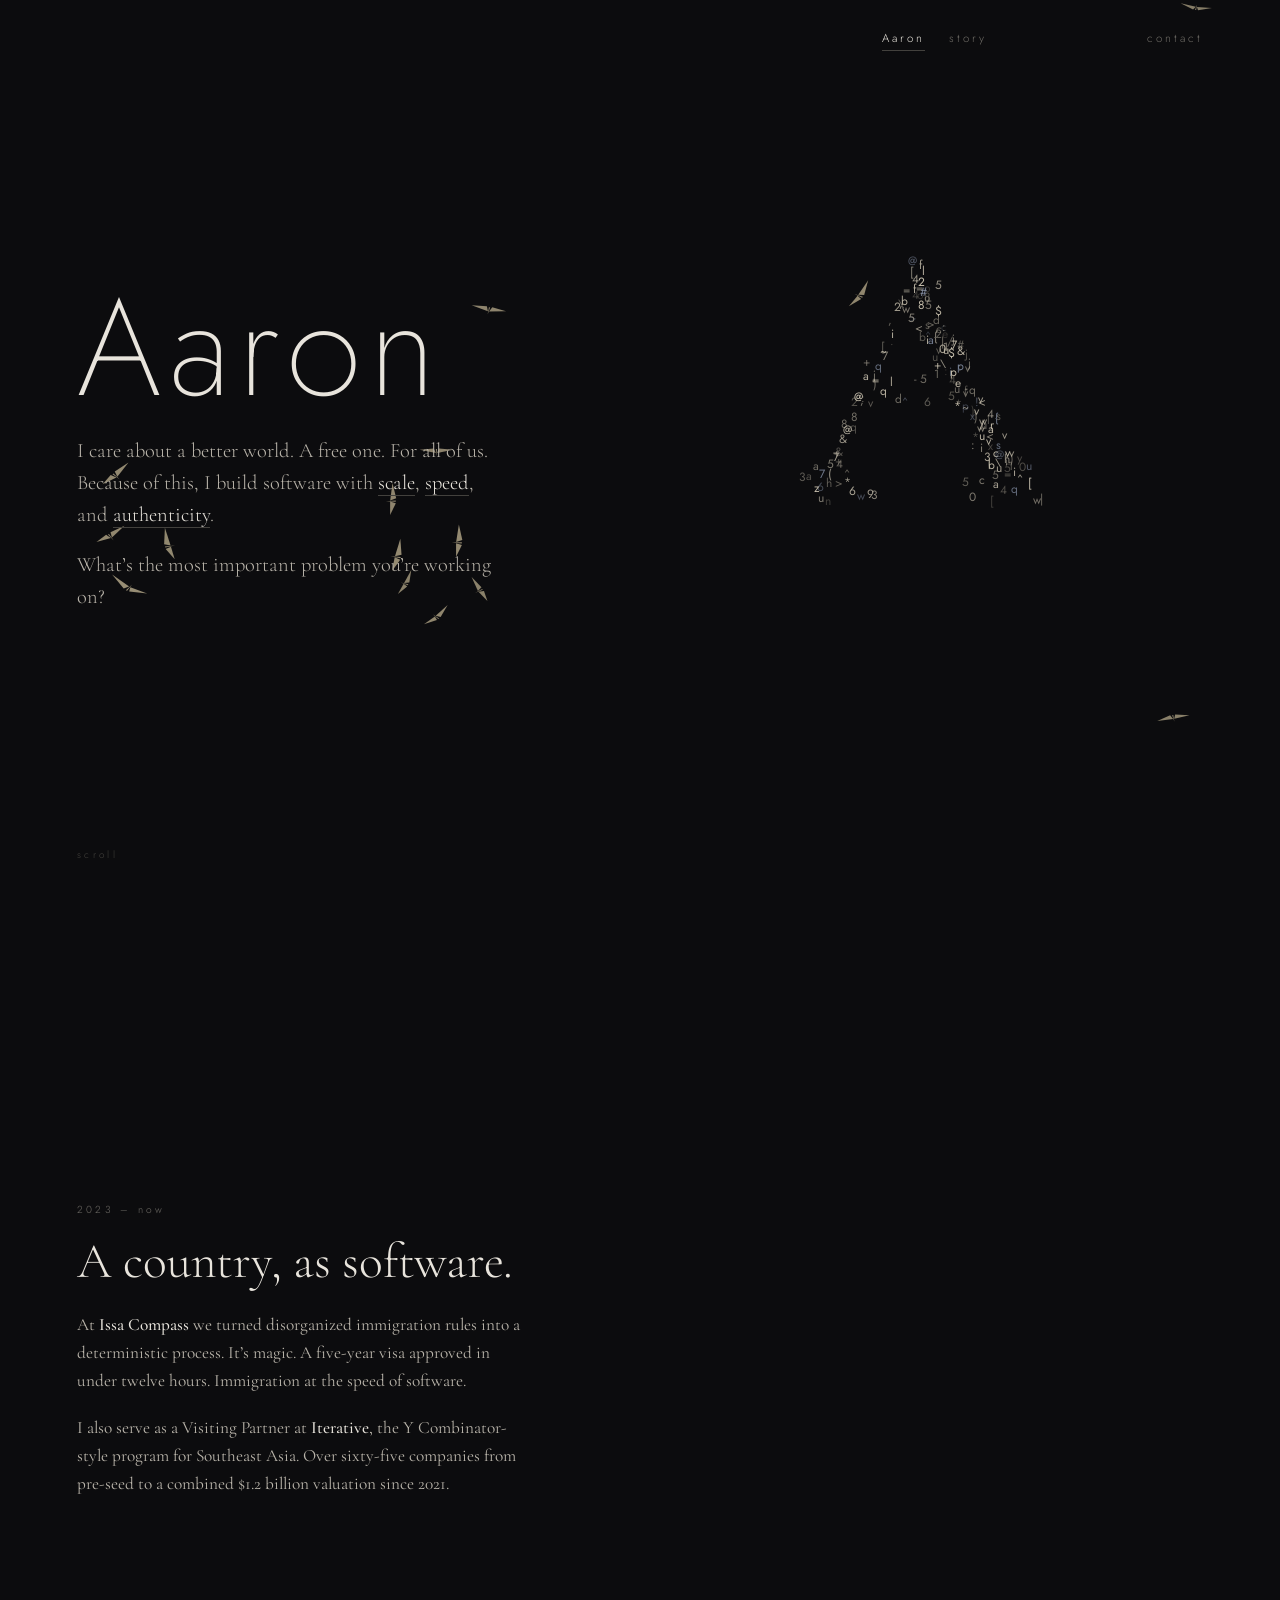
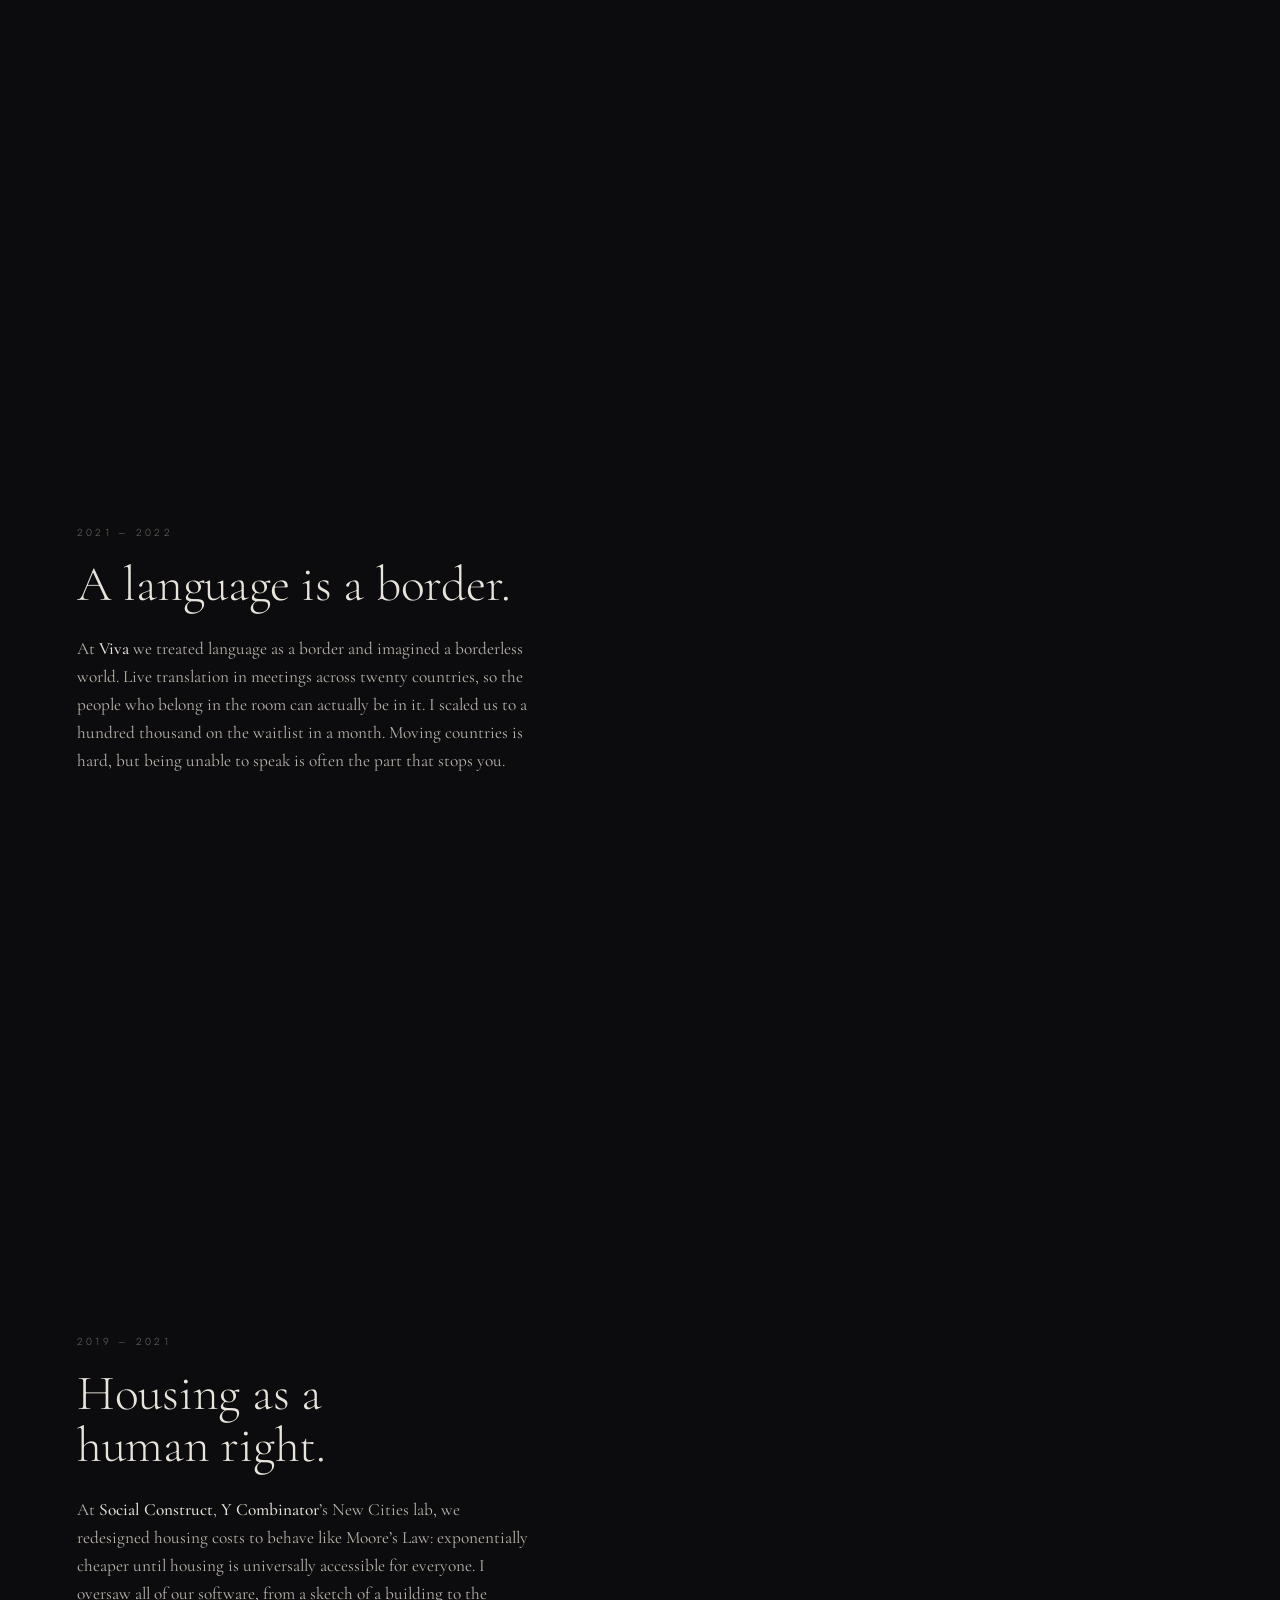
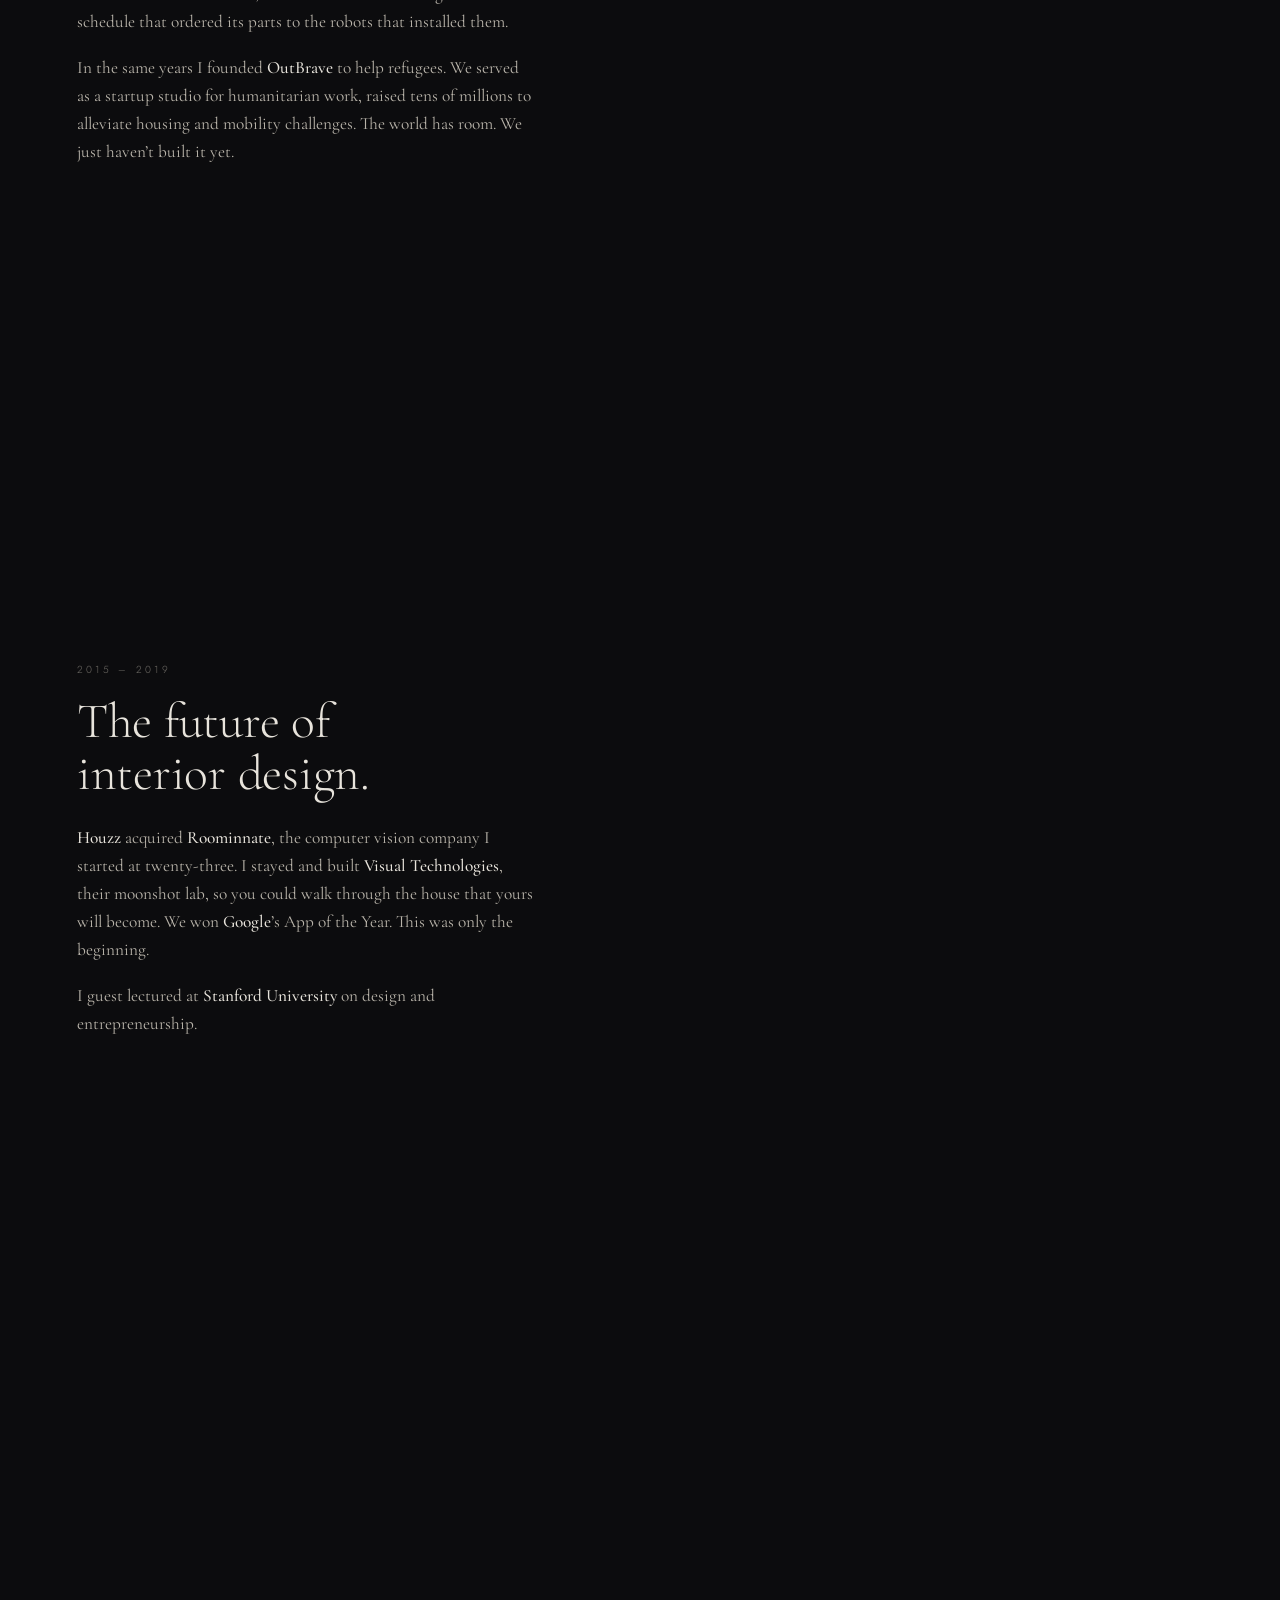
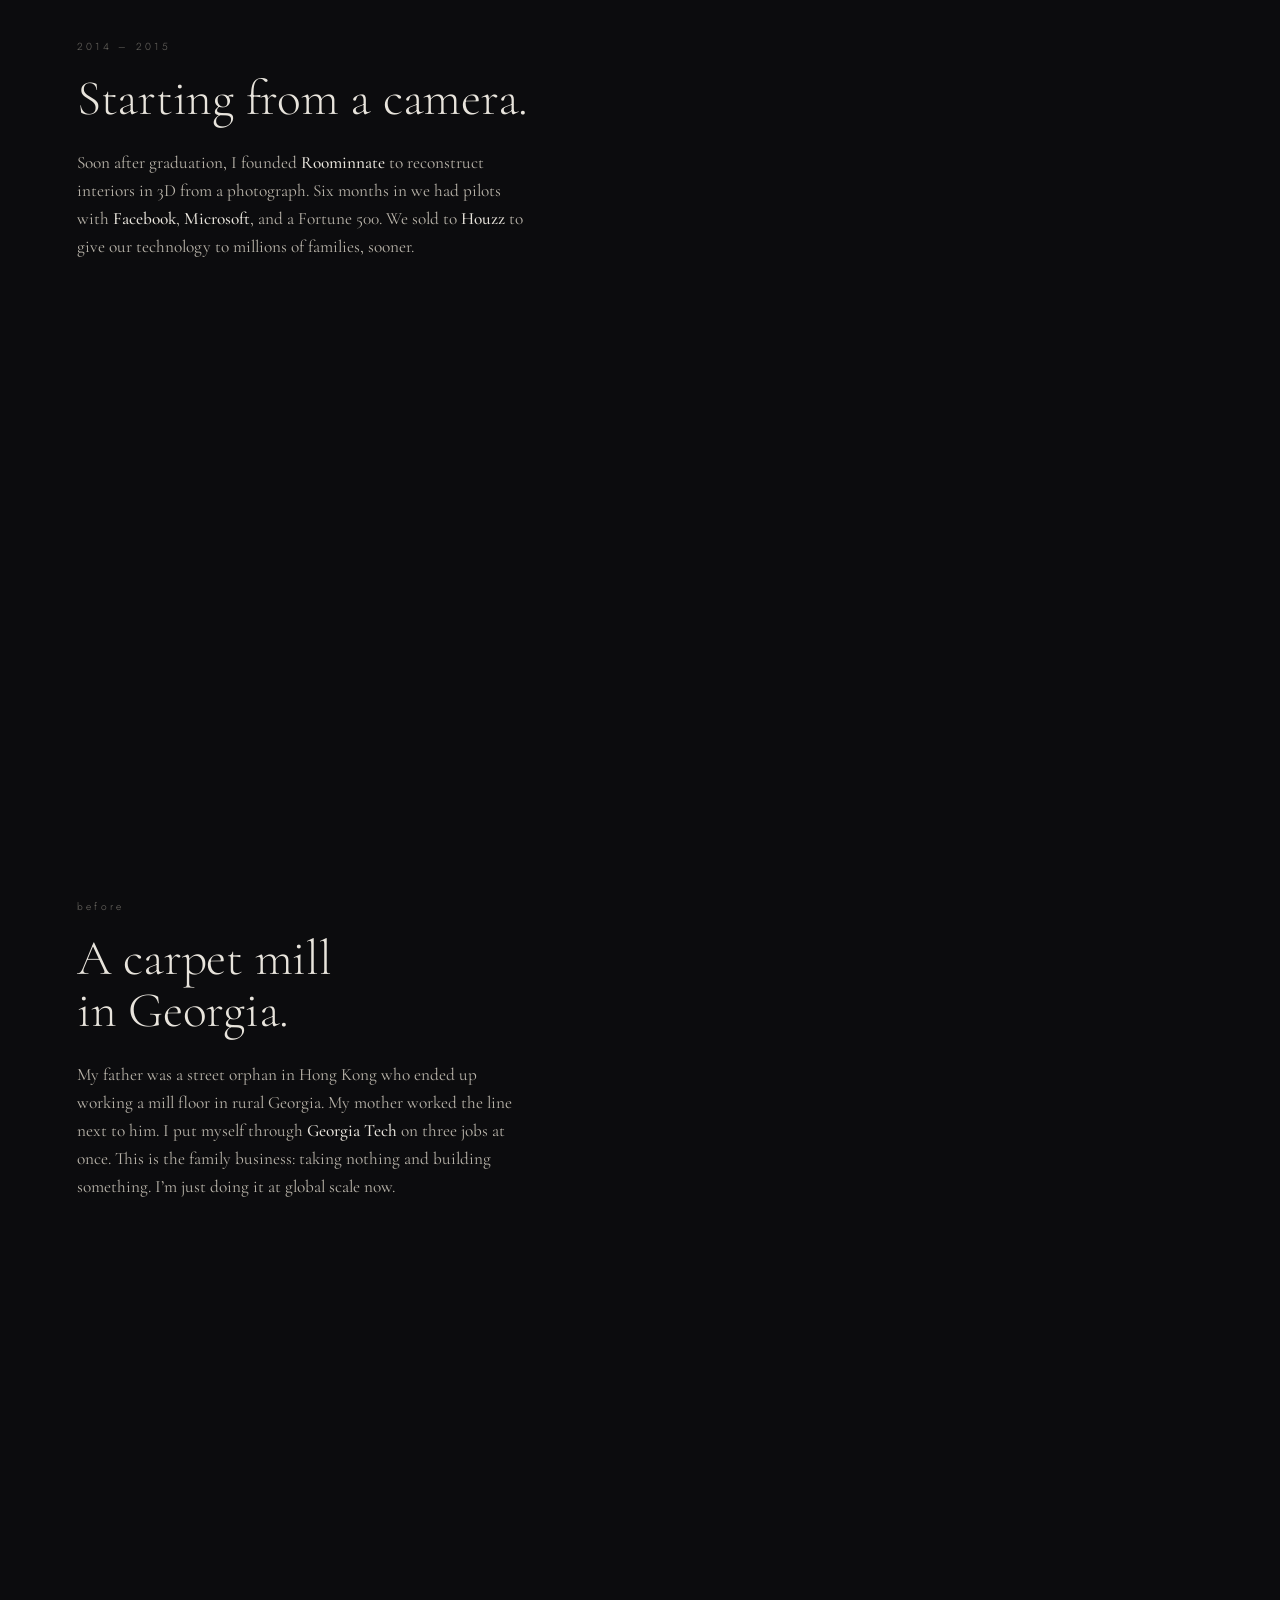
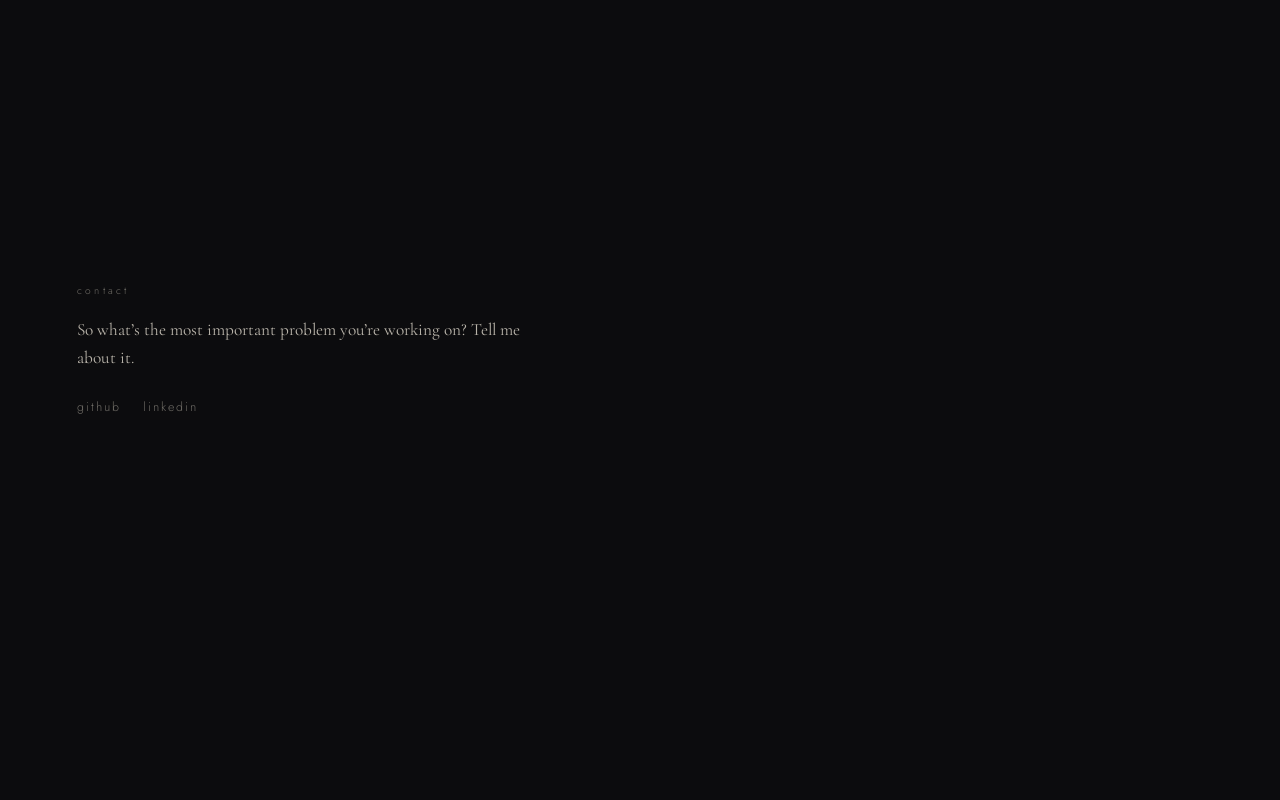
<file: index.html>
<!DOCTYPE html>
<html lang="en">
<head>
<meta charset="utf-8">
<meta name="viewport" content="width=device-width, initial-scale=1">
<title>Aaron</title>
<meta name="description" content="Aaron Yip. I care about a better world. A free one. For all of us.">
<meta name="theme-color" content="#0c0c0e">

<meta property="og:type" content="website">
<meta property="og:title" content="Aaron">
<meta property="og:description" content="Aaron Yip. I care about a better world. A free one. For all of us.">

<link rel="icon" href="data:image/svg+xml,%3Csvg xmlns='http://www.w3.org/2000/svg' viewBox='0 0 32 32'%3E%3Crect width='32' height='32' fill='%230c0c0e'/%3E%3Ctext x='16' y='23' font-family='Georgia,serif' font-size='20' fill='%23e8e4dc' text-anchor='middle'%3Ea%3C/text%3E%3C/svg%3E">

<link rel="preconnect" href="https://fonts.googleapis.com">
<link rel="preconnect" href="https://fonts.gstatic.com" crossorigin>
<link href="https://fonts.googleapis.com/css2?family=Cormorant+Garamond:ital,wght@0,300;0,400;0,500;1,300&family=Jost:wght@200;300;400&display=swap" rel="stylesheet">

<link rel="stylesheet" href="assets/css/main.css">
</head>
<body>

<!-- ambient layers ------------------------------------------------------- -->
<canvas id="scene" aria-hidden="true"></canvas>
<!-- EDIT ME: swap in a different photo here. A cut-out PNG is best, since its
     alpha channel tells the sampler exactly where you are (see tools/cutout.swift);
     a plain light or dark background also works. Clear it to fall back to the
     drawn stand-in. -->
<canvas id="portrait" data-src="assets/img/portrait.png" aria-hidden="true"></canvas>
<canvas id="flock" aria-hidden="true"></canvas>

<!-- header --------------------------------------------------------------- -->
<header class="masthead">
  <nav class="nav" aria-label="Sections">
    <a class="nav-word" href="#top" data-nav="top">Aaron</a>
    <a class="nav-word" href="#story" data-nav="story">story</a>
    <span class="rail" id="rail" aria-hidden="true"></span>
    <a class="nav-word" href="#contact" data-nav="contact">contact</a>
  </nav>
</header>

<main>

  <!-- hero --------------------------------------------------------------- -->
  <section class="hero" id="top" data-chapter="top">
    <div class="wrap">
      <h1 class="hero-name">Aaron</h1>
      <!-- The three <b class="cue"> words drive the flock. Keep three of them,
           and keep the data-cue values (gather / race / ring). -->
      <p class="hero-line reveal">
        I care about a better world. A free one. For all of us.
        Because of this, I build software with
        <b class="cue" data-cue="gather" tabindex="0" role="button" aria-label="scale: gathers the flock into a V">scale</b>,
        <b class="cue" data-cue="race" tabindex="0" role="button" aria-label="speed: sends the flock racing">speed</b>, and
        <b class="cue" data-cue="ring" tabindex="0" role="button" aria-label="authenticity: rings the flock around the letter">authenticity</b>.
      </p>
      <p class="hero-line reveal">
        What&rsquo;s the most important problem you&rsquo;re working on?
      </p>
    </div>
    <span class="scroll-hint" id="scrollHint">scroll</span>
  </section>

  <!-- story -------------------------------------------------------------- -->
  <div id="story"></div>

  <section class="chapter" data-chapter="c1">
    <div class="wrap">
      <p class="year reveal">2023 &ndash; now</p>
      <h2 class="reveal">A country, as software.</h2>
      <p class="body reveal">
        At <b>Issa Compass</b> we turned disorganized immigration
        rules into a deterministic process. It&rsquo;s magic. A five-year
        visa approved in under twelve hours. Immigration at the speed of
        software.
      </p>
      <p class="body reveal">
        I also serve as a Visiting Partner at <b>Iterative</b>, the
        Y Combinator-style program for Southeast Asia. Over sixty-five
        companies from pre-seed to a combined $1.2&nbsp;billion valuation
        since 2021.
      </p>
    </div>
  </section>

  <section class="chapter" data-chapter="c2">
    <div class="wrap">
      <p class="year reveal">2021 &ndash; 2022</p>
      <h2 class="reveal">A language is a border.</h2>
      <p class="body reveal">
        At <b>Viva</b> we treated language as a border and imagined a
        borderless world. Live translation in meetings across twenty
        countries, so the people who belong in the room can actually be in
        it. I scaled us to a hundred thousand on the waitlist in a month.
        Moving countries is hard, but being unable to speak is often the
        part that stops you.
      </p>
    </div>
  </section>

  <section class="chapter" data-chapter="c3">
    <div class="wrap">
      <p class="year reveal">2019 &ndash; 2021</p>
      <h2 class="reveal">Housing as a human right.</h2>
      <p class="body reveal">
        At <b>Social Construct</b>, <b>Y Combinator</b>&rsquo;s New Cities lab,
        we redesigned housing costs to behave like Moore&rsquo;s Law:
        exponentially cheaper until housing is universally accessible for
        everyone. I oversaw all of our software, from a sketch of a
        building to the schedule that ordered its parts to the robots that
        installed them.
      </p>
      <p class="body reveal">
        In the same years I founded <b>OutBrave</b> to help refugees. We
        served as a startup studio for humanitarian work, raised tens of
        millions to alleviate housing and mobility challenges. The world has
        room. We just haven&rsquo;t built it yet.
      </p>
    </div>
  </section>

  <section class="chapter" data-chapter="c4">
    <div class="wrap">
      <p class="year reveal">2015 &ndash; 2019</p>
      <h2 class="reveal">The future of interior design.</h2>
      <p class="body reveal">
        <b>Houzz</b> acquired <b>Roominnate</b>, the computer vision company I
        started at twenty-three. I stayed and built <b>Visual Technologies</b>,
        their moonshot lab, so you could walk through the house that yours
        will become. We won <b>Google</b>&rsquo;s App of the Year. This was
        only the beginning.
      </p>
      <p class="body reveal">
        I guest lectured at <b>Stanford University</b> on design and
        entrepreneurship.
      </p>
    </div>
  </section>

  <section class="chapter" data-chapter="c5">
    <div class="wrap">
      <p class="year reveal">2014 &ndash; 2015</p>
      <h2 class="reveal">Starting from a camera.</h2>
      <p class="body reveal">
        Soon after graduation, I founded <b>Roominnate</b> to reconstruct interiors
        in 3D from a photograph. Six months in we had pilots with
        <b>Facebook</b>, <b>Microsoft</b>, and a Fortune 500. We sold to
        <b>Houzz</b> to give our technology to
        millions of families, sooner.
      </p>
    </div>
  </section>

  <section class="chapter" data-chapter="c6">
    <div class="wrap">
      <p class="year reveal">before</p>
      <h2 class="reveal">A carpet mill in Georgia.</h2>
      <p class="body reveal">
        My father was a street orphan in Hong Kong who ended up working a mill
        floor in rural Georgia. My mother worked the line next to him. I put
        myself through <b>Georgia Tech</b> on three jobs at once. This is the
        family business: taking nothing and building something. I&rsquo;m just
        doing it at global scale now.
      </p>
    </div>
  </section>

  <!-- contact ------------------------------------------------------------ -->
  <section class="chapter contact" id="contact" data-chapter="contact">
    <div class="wrap">
      <p class="year reveal">contact</p>
      <p class="body reveal">
        So what&rsquo;s the most important problem you&rsquo;re working on? Tell me about it.
      </p>
      <p class="links reveal">
        <a href="https://github.com/aaronyy" rel="me">github</a>
        <a href="https://www.linkedin.com/in/aaron-builds/" rel="me">linkedin</a>
      </p>
    </div>
  </section>

</main>

<script src="assets/js/flock.js"></script>
<script src="assets/js/scenes.js"></script>
<script src="assets/js/scene.js"></script>
<script src="assets/js/portrait.js"></script>
<script src="assets/js/site.js"></script>
</body>
</html>
</file>
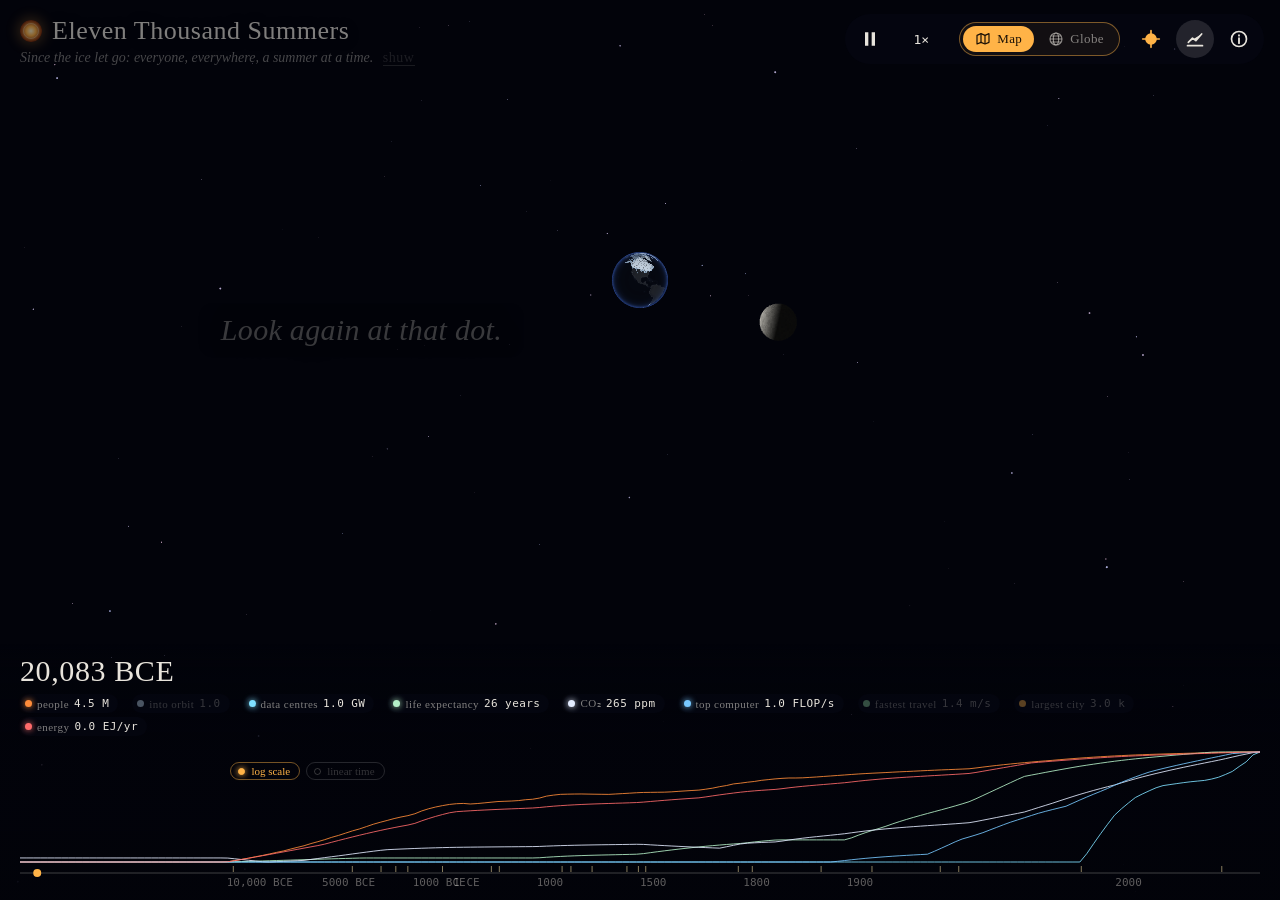
<file: summer/index.html>
<!doctype html>
<html lang="en">
<head>
  <meta charset="utf-8">
  <meta name="viewport" content="width=device-width, initial-scale=1, maximum-scale=1, user-scalable=no, viewport-fit=cover">
  <title>Eleven Thousand Summers</title>
  <meta name="description" content="Since the ice let go: everyone, everywhere, a summer at a time. Twelve thousand years of people, civilizations and their inventions on one map, with its turning points, and the great eruptions as punctuation.">
  <meta name="theme-color" content="#02030a">
  <link rel="icon" href="data:image/svg+xml,<svg viewBox='0 0 64 64' xmlns='http://www.w3.org/2000/svg'><defs><radialGradient id='g' cx='50%' cy='50%' r='50%'><stop offset='0' stop-color='%23fff1c8'/><stop offset='0.3' stop-color='%23ffb347'/><stop offset='0.65' stop-color='%238a3a10' stop-opacity='0.9'/><stop offset='1' stop-color='%2302030a' stop-opacity='0'/></radialGradient></defs><circle cx='32' cy='32' r='31' fill='%2302030a'/><circle cx='32' cy='32' r='27' fill='url(%23g)'/><circle cx='32' cy='32' r='20' fill='none' stroke='%23e8e4dc' stroke-opacity='0.35'/><circle cx='32' cy='32' r='3.5' fill='%23fff8e6'/></svg>">
  <script type="module" crossorigin src="./assets/index-Ck40dZ_4.js"></script>
  <link rel="stylesheet" crossorigin href="./assets/index-DTLx0OOO.css">
</head>
<body>
  <canvas id="globe" aria-label="Map of the world showing where people lived through history"></canvas>
  <div id="labels" aria-hidden="true"></div>
  <ul id="labels-sr" class="sr-only" aria-label="Civilizations shown on the globe"></ul>

  <header id="title">
    <h1><span class="mark" aria-hidden="true"></span>Eleven Thousand Summers</h1>
    <p>Since the ice let go: everyone, everywhere, a summer at a time. <a class="byline" href="https://shuw.github.io/" rel="me" data-tip="Made by Shu Wu">shuw</a></p>
  </header>

  <nav id="controls" aria-label="Playback">
    <button id="play" class="icon" aria-label="Play" data-tip="Play or pause · space">
      <svg viewBox="0 0 24 24" class="ic-play"><path d="M7 4l13 8-13 8z"/></svg>
      <svg viewBox="0 0 24 24" class="ic-pause"><path d="M6 4h4v16H6zM14 4h4v16h-4z"/></svg>
    </button>
    <button id="speed" class="pill" data-tip="Playback speed · - =">1×</button>
    <div id="mode" role="group" aria-label="Projection">
      <button data-mode="map" aria-pressed="false" data-tip="Flat map · m">
        <svg viewBox="0 0 24 24" fill="none" stroke="currentColor" stroke-width="1.8" stroke-linejoin="round"><path d="M3 6.5l6-2.5 6 2.5 6-2.5v13l-6 2.5-6-2.5-6 2.5z"/><path d="M9 4v13M15 6.5v13"/></svg>Map
      </button>
      <button data-mode="globe" class="on" aria-pressed="true" data-tip="Globe · g">
        <svg viewBox="0 0 24 24" fill="none" stroke="currentColor" stroke-width="1.8"><circle cx="12" cy="12" r="9"/><ellipse cx="12" cy="12" rx="4" ry="9"/><path d="M3 12h18M5 7.5h14M5 16.5h14"/></svg>Globe
      </button>
    </div>
    <button id="follow" class="icon" aria-label="Keep the map centred on where people live" aria-pressed="true" data-tip="Follow the centre of population · f">
      <svg viewBox="0 0 24 24" fill="none" stroke="currentColor" stroke-width="2" stroke-linecap="round"><circle cx="12" cy="12" r="6"/><path d="M12 2v4M12 18v4M2 12h4M18 12h4"/><circle cx="12" cy="12" r="1.5" fill="currentColor"/></svg>
    </button>
    <button id="metrics-toggle" class="icon" aria-label="Metrics" aria-pressed="false" data-tip="Show stats on the timeline · s">
      <svg viewBox="0 0 24 24" fill="none" stroke="currentColor" stroke-width="2" stroke-linecap="round" stroke-linejoin="round"><path d="M3 20h18M4 16l5-5 4 3 7-8"/></svg>
    </button>
    <button id="about-toggle" class="icon" aria-label="About" data-tip="About the data · i">
      <svg viewBox="0 0 24 24"><circle cx="12" cy="12" r="9" fill="none" stroke="currentColor" stroke-width="2"/><path d="M12 11v6M12 7.5v.5" stroke="currentColor" stroke-width="2.2" stroke-linecap="round"/></svg>
    </button>
  </nav>

  <div id="feed" aria-live="polite"></div>

  <footer id="timeline">
    <div id="readout">
      <span id="year">10,000 BCE</span><span id="paused" aria-live="polite">paused</span>
      <span id="pop"></span>
      <span id="space"></span>
      <span id="counts-wrap"><span id="counts"></span></span>
    </div>
    <div id="stats-legend" hidden><span class="stats-items"></span></div>
    <div id="strip">
      <canvas id="scrubber" aria-label="Timeline scrubber" role="slider"></canvas>
      <span class="stats-toggles">
        <button id="scale" class="pill toggle" aria-pressed="true" data-tip="Each line on its own log scale; off, its own linear one">log scale</button>
        <button id="axis" class="pill toggle" aria-pressed="false" data-tip="Plain linear time instead of the stretched story time">linear time</button>
      </span>
    </div>
  </footer>

  <div id="tooltip" class="tip" hidden>
    <div class="tip-name"></div>
    <div class="tip-where"></div>
    <div class="tip-when"></div>
    <a class="tip-link" target="_blank" rel="noopener">Smithsonian record ↗</a>
  </div>

  <div id="finale" class="finale" role="dialog" aria-live="polite" hidden>
    <button id="finale-close" class="icon" aria-label="Close">×</button>
    <div class="finale-year">Today</div>
    <div class="finale-people" id="finale-people"></div>
    <div class="finale-counts" id="finale-counts"></div>
    <p class="finale-quote">every human being who ever was, lived out their lives<small>Carl Sagan, Pale Blue Dot</small></p>
    <button id="replay" class="pill">Play it again</button>
  </div>

  <div id="hovercard" hidden><b></b><span></span><i></i></div>
  <div id="toast" hidden></div>
  <div id="tip" role="tooltip" hidden></div>
  <div id="loading">twelve thousand years, loading…</div>

  <aside id="about" hidden>
    <button id="about-close" class="icon" aria-label="Close">×</button>
    <h2>Eleven Thousand Summers</h2>
    <p>Twelve thousand years ago the ice let go, and people began to stay put. This is what happened next, on one map. The glow is where people were, from a few million foragers to eight billion; the colours are the civilizations they belonged to. Hover or tap anything for its story.</p>
    <ul class="key">
      <li><i class="dot ice"></i>ice, sheets and September sea ice</li>
      <li><i class="dot people"></i>people, coloured by civilization</li>
      <li><i class="dot city"></i>cities, from their first record</li>
      <li><i class="dot move"></i>people on the move</li>
      <li><i class="dot trade"></i>trade routes</li>
      <li><i class="dot tech"></i>inventions, cables, satellites, data centres</li>
      <li><i class="dot witnessed"></i>turning points: climate, plagues, empires, ideas, eruptions</li>
    </ul>
    <p>The cards are the turning points: droughts and plagues, empires rising and falling, voyages, revolutions, and the few eruptions that changed the weather. Every VEI&nbsp;6 eruption in the Smithsonian's record also bursts on the map, <b>sharp</b> where someone saw it happen, <b>smoky</b> where it was reconstructed from ash and ice. <code>?vei=4</code> shows the smaller ones.</p>
    <p>The timeline opens at the last glacial maximum, 21,000 BCE, with the ice at its fullest and no one yet on the map. Play through it and the view flies in from beyond the Moon and unfolds the globe into the map; the story begins at 10,000 BCE, where the population record does. The lines on the way in, and on the closing card, are Carl Sagan's, from <i>Pale Blue Dot</i> (1994).</p>
    <p>The civilizations, with their dates, extents and colours, are drawn by hand and approximate. This is a way of seeing the record, not a substitute for it.</p>
    <h3>Data</h3>
    <ul>
      <li><a href="https://volcano.si.edu" target="_blank" rel="noopener">Smithsonian Institution, Global Volcanism Program</a>, Volcanoes of the World, Holocene eruption list.</li>
      <li>Cities: <a href="https://doi.org/10.1038/sdata.2016.34" target="_blank" rel="noopener">Reba, Reitsma &amp; Seto (2016)</a>, digitised from Chandler and Modelski, CC BY 4.0.</li>
      <li>Data centres: hand-curated from public announcements, illustrative. Data-centre power from the IEA.</li>
      <li>Ice sheets: ICE-6G_C, <a href="https://www.atmosp.physics.utoronto.ca/~peltier/data.php" target="_blank" rel="noopener">Peltier, Argus &amp; Drummond (2015)</a>.</li>
      <li>Sea ice: <a href="https://nsidc.org/data/g02135" target="_blank" rel="noopener">NSIDC Sea Ice Index, Version 4</a>, September Arctic extent; before 1979 the 1980 extent stands in.</li>
      <li><a href="https://landuse.sites.uu.nl/hyde-project/" target="_blank" rel="noopener">HYDE 3.3</a>, Klein Goldewijk et al., PBL Netherlands Environmental Assessment Agency and Utrecht University, CC BY 3.0.</li>
      <li>Coastlines and shaded relief: Natural Earth, public domain.</li>
      <li>Satellites: scaled to cumulative launches from UNOOSA's index of objects launched into outer space. Cables and milestones are hand-written.</li>
      <li>Civilization table, milestones, turning points and the notes on cities and cables are hand-written and approximate. Before 1500 the table lists the major cultural complexes with a placeable heartland; from 1500 on, the polities that held the most people in their era.</li>
    </ul>
    <h3>Keys</h3>
    <p class="fine">scroll to move through time, pinch to zoom · <kbd>space</kbd> play / pause · <kbd>←</kbd> <kbd>→</kbd> scrub (<kbd>shift</kbd> for bigger steps) · <kbd>-</kbd> <kbd>=</kbd> speed · <kbd>m</kbd> map · <kbd>g</kbd> globe · <kbd>[</kbd> <kbd>]</kbd> turn the map · <kbd>f</kbd> follow the centre of population · <kbd>s</kbd> stats · <kbd>i</kbd> this panel · hover anything for its name, click a volcano for its record.</p>
    <p class="fine">The address bar follows the current moment, so a copied link brings you back to it.</p>
    <p class="fine">Made by <a href="https://shuw.github.io/" rel="me">Shu Wu</a>, with Three.js. Reconstruction of the published visualization.</p>
  </aside>

</body>
</html>
</file>
<file: assets/css/main.css>
/* ---------------------------------------------------------------- tokens */
:root {
  --bg:        #0c0c0e;
  --ink:       #e8e4dc;
  --ink-soft:  #b9b4aa;
  --ink-mute:  #6f6c66;
  --ink-faint: #43413d;
  --gold:      #d8c9a3;

  --sans:  "Jost", "Helvetica Neue", Arial, sans-serif;
  --serif: "Cormorant Garamond", Georgia, "Times New Roman", serif;

  --gutter: max(6vw, 2rem);
  --ease:   cubic-bezier(.22, .61, .36, 1);
}

/* ----------------------------------------------------------------- reset */
* { box-sizing: border-box; }

html {
  background: var(--bg);
  scroll-behavior: smooth;
  -webkit-text-size-adjust: 100%;
}

body {
  margin: 0;
  background: var(--bg);
  color: var(--ink);
  font-family: var(--serif);
  font-weight: 400;
  -webkit-font-smoothing: antialiased;
  overflow-x: hidden;
}

/* subtle vignette so the canvases never touch the edges hard */
body::after {
  content: "";
  position: fixed;
  inset: 0;
  z-index: 4;
  pointer-events: none;
  background: radial-gradient(130% 100% at 50% 45%, transparent 68%, rgba(0,0,0,.38) 100%);
}

/* ---------------------------------------------------------------- canvas */
#scene, #portrait, #flock {
  position: fixed;
  inset: 0;
  width: 100%;
  height: 100%;
  pointer-events: none;
  display: block;
}
#scene    { z-index: 1; }
#portrait { z-index: 2; }   /* birds pass in front of the portrait */
#flock    { z-index: 3; }

/* ---------------------------------------------------------------- layout */
main { position: relative; z-index: 5; }

.wrap {
  width: min(34rem, 100%);
  margin-left: var(--gutter);
  padding-right: 1.5rem;
}

.hero,
.chapter {
  position: relative;
  min-height: 100svh;
  display: flex;
  flex-direction: column;
  justify-content: center;
}

/* on wide screens the copy sits left, the wireframe scene lives right */
@media (min-width: 62rem) {
  .wrap { width: min(30rem, 44vw); }
}

/* Narrow screens have no side room, so the scene, the glyph letter and the
   portrait take the upper third and the copy drops to the bottom rather than
   sitting under the lines. */
@media (max-width: 55rem) {
  .hero,
  .chapter {
    justify-content: flex-end;
    padding-top: 36vh;
    padding-bottom: max(5.5rem, 11vh);
  }
  .scroll-hint { display: none; }
  .hero-name { font-size: clamp(3.1rem, 16vw, 5.2rem); }
  .wrap {
    width: calc(100% - var(--gutter));
    padding-right: var(--gutter);
  }
}

/* ------------------------------------------------------------------ hero */
.hero-name {
  margin: 0 0 1.6rem;
  font-family: var(--sans);
  font-weight: 200;
  font-size: clamp(4rem, 11vw, 8.5rem);
  line-height: .9;
  letter-spacing: .06em;
  color: var(--ink);
}

.hero-line {
  margin: 0;
  max-width: 26rem;
  font-weight: 300;
  font-size: clamp(1.05rem, 1.6vw, 1.32rem);
  line-height: 1.55;
  color: var(--ink-soft);
}

.hero-line + .hero-line { margin-top: 1.15rem; }

/* the three animation cues */
.cue {
  font-weight: 400;
  color: var(--ink);
  cursor: pointer;
  background: none;
  border: 0;
  padding: 0;
  font: inherit;
  border-bottom: 1px solid var(--ink-faint);
  transition: color .35s var(--ease), border-color .35s var(--ease);
}
.cue:hover,
.cue:focus-visible,
.cue.live {
  color: var(--gold);
  border-color: var(--gold);
  outline: none;
}

.scroll-hint {
  position: absolute;
  left: var(--gutter);
  bottom: 2.4rem;
  font-family: var(--sans);
  font-weight: 300;
  font-size: .62rem;
  letter-spacing: .34em;
  text-transform: lowercase;
  color: var(--ink-faint);
  transition: opacity .6s var(--ease);
}
.scroll-hint.gone { opacity: 0; }

/* -------------------------------------------------------------- chapters */
.year {
  margin: 0 0 1.1rem;
  font-family: var(--sans);
  font-weight: 300;
  font-size: .64rem;
  letter-spacing: .32em;
  color: var(--ink-mute);
}

.chapter h2 {
  margin: 0 0 1.5rem;
  font-weight: 300;
  font-size: clamp(2rem, 4.4vw, 3.1rem);
  line-height: 1.06;
  letter-spacing: -.005em;
  color: var(--ink);
  text-wrap: balance;
}

.body {
  margin: 0;
  font-weight: 400;
  font-size: clamp(1rem, 1.35vw, 1.15rem);
  line-height: 1.62;
  color: var(--ink-soft);
}

.body + .body { margin-top: 1.15rem; }

.body b {
  font-weight: 500;
  color: var(--ink);
}

/* --------------------------------------------------------------- contact */
.contact { min-height: 100svh; }

.links {
  margin: 1.6rem 0 0;
  display: flex;
  flex-wrap: wrap;
  gap: 1.4rem;
  font-family: var(--sans);
  font-weight: 300;
  font-size: .78rem;
  letter-spacing: .16em;
}

.links a {
  color: var(--ink-mute);
  text-decoration: none;
  border-bottom: 1px solid transparent;
  transition: color .35s var(--ease), border-color .35s var(--ease);
}
.links a:hover,
.links a:focus-visible {
  color: var(--gold);
  border-color: var(--ink-faint);
  outline: none;
}

/* -------------------------------------------------------------- masthead */
.masthead {
  position: fixed;
  top: 0;
  right: 0;
  left: 0;
  z-index: 5;
  padding: 1.9rem var(--gutter);
  display: flex;
  justify-content: flex-end;
  pointer-events: none;
}

.nav {
  display: flex;
  align-items: center;
  gap: 1.5rem;
  pointer-events: auto;
}

.nav-word {
  font-family: var(--sans);
  font-weight: 300;
  font-size: .72rem;
  letter-spacing: .26em;
  color: var(--ink-mute);
  text-decoration: none;
  border-bottom: 1px solid transparent;
  padding-bottom: .25rem;
  transition: color .35s var(--ease), border-color .35s var(--ease);
}
.nav-word:hover,
.nav-word.active {
  color: var(--ink);
  border-color: var(--ink-faint);
}

/* chapter rail: one tick per chapter, with a dot riding the current one */
.rail {
  position: relative;
  display: flex;
  align-items: center;
  gap: .5rem;
  height: 1rem;
  opacity: 0;
  transition: opacity .5s var(--ease);
}
.rail.on { opacity: 1; }

.rail .tick {
  width: .75rem;
  height: 1px;
  background: var(--ink-faint);
  transition: background-color .35s var(--ease);
}
.rail .tick.past { background: var(--ink-mute); }
.rail .tick.here { background: transparent; }

.rail .marker {
  position: absolute;
  top: 50%;
  left: 0;
  width: 6px;
  height: 6px;
  margin-top: -3px;
  background: var(--gold);
  border-radius: 50%;
  transition: transform .5s var(--ease);
}

@media (max-width: 44rem) {
  .rail { display: none; }
  .nav { gap: 1.1rem; }
}

/* --------------------------------------------------------------- reveals */
.reveal {
  opacity: 0;
  transform: translateY(1.1rem);
  filter: blur(6px);
  transition:
    opacity   .95s var(--ease),
    transform .95s var(--ease),
    filter    .95s var(--ease);
}
.reveal.in {
  opacity: 1;
  transform: none;
  filter: blur(0);
}

/* stagger the children of a chapter */
.wrap .reveal:nth-child(1) { transition-delay: 0ms; }
.wrap .reveal:nth-child(2) { transition-delay: 110ms; }
.wrap .reveal:nth-child(3) { transition-delay: 220ms; }
.wrap .reveal:nth-child(4) { transition-delay: 330ms; }

/* ------------------------------------------------------- accessibility */
@media (prefers-reduced-motion: reduce) {
  html { scroll-behavior: auto; }

  .reveal {
    opacity: 1;
    transform: none;
    filter: none;
    transition: none;
  }
  #scene, #portrait, #flock { display: none; }
  .scroll-hint { display: none; }
  .rail .marker { transition: none; }
}

::selection {
  background: var(--gold);
  color: var(--bg);
}
</file>
<file: summer/assets/index-DTLx0OOO.css>
:root{--bg:#02030a;--fg:#e8e4dc;--dim:#e8e4dc8c;--faint:#e8e4dc38;--accent:#ffb347;--panel:#060812b8;--sat:env(safe-area-inset-top,0px);--sab:env(safe-area-inset-bottom,0px);--font:"Iowan Old Style", "Palatino Linotype", Palatino, "Book Antiqua", Georgia, serif;--mono:ui-monospace, "SF Mono", Menlo, Consolas, monospace}*{box-sizing:border-box}html,body{background:var(--bg);height:100%;color:var(--fg);font-family:var(--font);-webkit-text-size-adjust:100%;margin:0;overflow:hidden}body{-webkit-user-select:none;user-select:none;touch-action:none}#about{touch-action:pan-y}#about,#tooltip{-webkit-user-select:text;user-select:text}button{font:inherit;color:inherit;cursor:pointer;background:0 0;border:0;padding:0}button:focus,#scrubber:focus{outline:none}button:focus-visible{outline-offset:2px;outline:2px solid #ffb347cc}#scrubber:focus-visible{outline-offset:2px;outline:2px solid #ffb347cc}a{color:var(--accent)}#globe{touch-action:none;width:100%;height:100%;display:block;position:fixed;top:0;bottom:0;left:0;right:0}#labels-sr,.sr-only{clip:rect(0 0 0 0);white-space:nowrap;width:1px;height:1px;position:absolute;overflow:hidden}#labels{pointer-events:none;position:fixed;top:0;bottom:0;left:0;right:0;overflow:hidden}#labels .label{pointer-events:auto;cursor:default}.label{letter-spacing:.14em;text-transform:uppercase;white-space:nowrap;color:#ffe2bed9;text-shadow:0 0 6px #000000e6,0 0 2px #000;opacity:0;will-change:transform,opacity;font-size:11px;transition:opacity .4s;position:absolute;top:0;left:0;transform:translate(-50%,-50%)}.label:before{content:"";background:currentColor;border-radius:50%;width:3px;height:3px;margin:0 auto 4px;display:block;box-shadow:0 0 6px 1px #ffc87899}.label.city{color:#fff0d2d9;text-transform:none;letter-spacing:.02em;font-size:11px;font-style:italic}.label.city:before{display:none}.label.dc{color:#9fe4ffbf;text-transform:none;letter-spacing:.04em;font-size:10px;font-family:var(--mono)}.label.dc:before{display:none}.label.sat{pointer-events:none;color:#cfe9ff;text-transform:none;letter-spacing:.04em;font-size:12px;font-family:var(--mono)}.label.sat:before{display:none}.label.sat small{color:#bfe6ff99;font-size:10px;font-family:var(--font);letter-spacing:0;font-style:italic;display:block}#title{left:20px;top:calc(16px + var(--sat));pointer-events:none;max-width:440px;position:fixed}#title .byline{pointer-events:auto;color:var(--faint);letter-spacing:.04em;border-bottom:1px solid #e8e4dc33;margin-left:6px;font-style:normal;text-decoration:none}#title .byline:hover{color:var(--fg);border-color:currentColor}#title h1{letter-spacing:.02em;text-shadow:0 1px 12px #000c;white-space:nowrap;align-items:center;gap:10px;margin:0;font-size:26px;font-weight:400;display:flex}#title .mark{background:radial-gradient(circle,#fff1c8 0,#ffb347 30%,#8a3a10,#02030a00);border-radius:50%;flex:none;width:22px;height:22px;position:relative;box-shadow:0 0 14px 2px #ffb34759}#title .mark:after{content:"";border:1px solid #e8e4dc59;border-radius:50%;position:absolute;top:3px;bottom:3px;left:3px;right:3px}#title p{color:var(--dim);margin:4px 0 0;font-size:14px;font-style:italic}#controls{right:16px;top:calc(14px + var(--sat));background:var(--panel);-webkit-backdrop-filter:blur(10px);border-radius:999px;align-items:center;gap:6px;padding:6px;display:flex;position:fixed}#controls .icon{width:38px;height:38px;color:var(--fg);border-radius:50%;place-items:center;display:grid}#controls .icon:hover{background:#ffffff14}#controls .icon svg{fill:currentColor;width:20px;height:20px}#controls .pill{min-width:52px;height:38px;font-family:var(--mono);color:var(--fg);border-radius:999px;padding:0 12px;font-size:13px}#controls .pill:hover{background:#ffffff14}#mode{background:#ffb3470f;border:1px solid #ffb34773;border-radius:999px;gap:2px;height:34px;margin:0 6px;padding:3px;display:flex}#mode button{letter-spacing:.03em;color:var(--dim);border-radius:999px;align-items:center;gap:6px;padding:0 12px;font-size:13px;transition:background .2s,color .2s;display:flex}#mode button svg{width:16px;height:16px}#mode button.on{background:var(--accent);color:#1a1006}#mode button:not(.on):hover{color:var(--fg);background:#ffffff0f}#follow[aria-pressed=true]{color:var(--accent)}body.globe-mode #follow{display:none}#space{color:#78c8ffbf;font-size:13px}#space b{color:#bfe6ff;font-weight:400}#play .ic-pause,body.playing #play .ic-play{display:none}body.playing #play .ic-pause{display:block}#timeline{z-index:3;padding:10px 20px calc(10px + var(--sab));background:linear-gradient(#0000,#02030a99 30%,#02030aeb);position:fixed;bottom:0;left:0;right:0}#stats-legend[hidden]{display:none}#stats-legend{color:var(--faint);letter-spacing:.04em;flex-wrap:wrap;align-items:center;gap:4px 14px;margin-bottom:4px;font-size:11px;display:flex}.stats-items{display:contents}#strip{position:relative}.stats-toggles{left:calc(var(--band,16%) + 12px);gap:6px;display:none;position:absolute;top:22px}#timeline.stats .stats-toggles{display:flex}body:has(#about:not([hidden])) #feed{right:calc(min(420px,100% - 32px) + 28px)}.stats-items .chip{-webkit-backdrop-filter:blur(6px);color:var(--faint);white-space:nowrap;letter-spacing:.04em;background:#0608129e;border:1px solid #0000;border-radius:999px;align-items:center;gap:5px;padding:2px 8px 2px 4px;font-size:11px;transition:color .15s,border-color .15s;display:inline-flex}.stats-items .chip i{background:var(--c);opacity:.35;border-radius:50%;width:7px;height:7px}.stats-items .chip.on{color:var(--dim)}.stats-items .chip.on i{opacity:1;box-shadow:0 0 6px var(--c)}.stats-items .chip:hover{color:var(--fg);border-color:#ffffff24}.stats-items .chip b{color:var(--fg);font-weight:400;font-family:var(--mono)}.stats-items .chip:not(.on) b{color:var(--faint)}.pill.toggle{color:var(--faint);border:1px solid #ffffff24;border-radius:999px;align-items:center;gap:6px;padding:2px 9px 2px 7px;font-size:11px;display:inline-flex}.pill.toggle:before{content:"";box-sizing:border-box;border:1px solid;border-radius:50%;width:7px;height:7px}.pill.toggle:hover{color:var(--dim)}.pill.toggle[aria-pressed=true]{color:var(--accent);border-color:#ffb34773}.pill.toggle[aria-pressed=true]:before{background:currentColor;box-shadow:0 0 6px}#timeline.stats #scrubber{height:150px}#timeline.stats{background:linear-gradient(#0000,#02030a8c 10%,#02030adb 40%,#02030af0)}#metrics-toggle[aria-pressed=true]{background:#ffffff1f}#readout{font-variant-numeric:tabular-nums;align-items:baseline;gap:18px;margin-bottom:6px;display:flex}#paused{font-family:var(--mono);letter-spacing:.14em;text-transform:uppercase;color:var(--accent);border:1px solid #ffb34773;border-radius:999px;margin-left:-6px;padding:2px 8px;font-size:11px;animation:2.4s ease-in-out infinite paused-pulse;display:none}#paused:before{content:"‖";margin-right:6px}body.started:not(.playing):not(.ended) #paused{display:inline-block}@keyframes paused-pulse{0%,to{opacity:1}50%{opacity:.45}}#year{letter-spacing:.02em;min-width:6.2em;font-size:30px}#pop{color:var(--dim);font-size:15px}#pop b{color:var(--fg);font-weight:400}#counts-wrap{text-align:right;margin-left:auto}#counts{color:var(--faint);font-size:12px;font-family:var(--mono);display:block}#counts b{color:var(--dim);font-weight:400}#scrubber{cursor:pointer;touch-action:none;width:100%;height:64px;display:block}.dot{vertical-align:-1px;border-radius:50%;width:8px;height:8px;margin-right:6px;display:inline-block}.dot.witnessed{background:#ffd27a;box-shadow:0 0 6px 1px #ffb347}.dot.inferred{background:#7f8fb0;box-shadow:0 0 6px 2px #788cb499}.dot.people{background:#ff8c3a;box-shadow:0 0 8px 3px #ff782880}.dot.tech{background:#78c8ff;box-shadow:0 0 6px 1px #78c8ff80}.dot.ice{background:#cfe0f0;box-shadow:0 0 6px 1px #cfe0f080}.dot.city{background:#fff3d6;box-shadow:0 0 6px 1px #fff3d699}#about .key{color:var(--dim);grid-template-columns:1fr 1fr;gap:4px 14px;margin:8px 0 14px;padding:0;font-size:12px;list-style:none;display:grid}.dot.move{background:#ffdb9e;box-shadow:0 0 6px 1px #ffdb9e80}.dot.trade{background:#9eebd9;box-shadow:0 0 6px 1px #9eebd980}#feed{right:16px;bottom:calc(var(--footer-h,150px) + 12px);z-index:4;pointer-events:none;flex-direction:column-reverse;gap:5px;width:min(340px,100% - 32px);display:flex;position:fixed}.feed-item{pointer-events:auto;cursor:pointer;box-sizing:border-box;interpolate-size:allow-keywords;border-left:2px solid var(--kind);opacity:0;background:#060812db;border-radius:8px;height:auto;transition:opacity .3s,height .4s cubic-bezier(.2,.7,.2,1),padding .4s cubic-bezier(.2,.7,.2,1),background .3s;overflow:hidden}.feed-item:not(.show){height:0;padding-top:0;padding-bottom:0}.feed-item.show{opacity:1}.feed-item.instant{transition:none}.feed-item.card{border:1px solid #ffffff1a;border-left:3px solid var(--kind);padding:12px 16px}.feed-item.line{white-space:nowrap;background:#060812b3;border-radius:4px;align-items:baseline;gap:8px;height:26px;padding:3px 10px;display:flex}.feed-item.line:hover{background:#ffffff14}.feed-item.card{cursor:default}.feed-item.card.placed{cursor:pointer}.feed-item.card.placed:hover{background:#ffffff0f}.feed-item.card .feed-when{cursor:pointer}.feed-item.card .feed-when:hover{text-underline-offset:3px;text-decoration:underline}.feed-when{font-family:var(--mono);color:var(--kind,var(--accent));letter-spacing:.08em;font-size:12px}.feed-name{margin:2px 0 4px;font-size:22px}.feed-blurb{color:var(--dim);font-size:14px;font-style:italic;line-height:1.4}.feed-item.line .feed-when{letter-spacing:.04em;flex:none;font-size:11px}.feed-item.line .feed-name{color:var(--dim);text-overflow:ellipsis;margin:0;font-size:13px;overflow:hidden}.feed-item.line .feed-blurb{display:none}#about{right:16px;top:calc(66px + var(--sat));width:min(420px,100% - 32px);max-height:calc(100% - 90px - var(--sat) - var(--sab));background:var(--panel);-webkit-backdrop-filter:blur(14px);border:1px solid #ffffff14;border-radius:14px;padding:20px 22px;font-size:14px;line-height:1.5;position:fixed;overflow:auto}#about h2{margin:0 0 8px;font-size:20px;font-weight:400}#about h3{color:var(--dim);text-transform:uppercase;letter-spacing:.1em;margin:14px 0 4px;font-size:14px;font-weight:400}#about ul{margin:0;padding-left:18px}#about p{margin:8px 0}#about .fine{color:var(--dim);font-size:12px}#about-close{width:32px;height:32px;color:var(--dim);font-size:22px;position:absolute;top:8px;right:10px}body.playing #title{opacity:.55;transition:opacity 1.5s}#title{transition:opacity .6s}.tip{background:var(--panel);-webkit-backdrop-filter:blur(10px);pointer-events:auto;z-index:5;border:1px solid #ffffff1a;border-radius:10px;max-width:260px;padding:10px 12px;font-size:13px;line-height:1.35;position:fixed;top:0;left:0}.tip-name{font-size:15px}.tip-where{color:var(--dim);font-style:italic}.tip-when{color:var(--dim);margin-top:4px;font-size:12px}.tip-link{margin-top:6px;font-size:12px;display:inline-block}.finale{text-align:center;background:var(--panel);-webkit-backdrop-filter:blur(14px);opacity:0;z-index:6;border:1px solid #ffc8782e;border-radius:16px;width:min(420px,100% - 32px);padding:26px 28px;transition:opacity .6s,transform .6s;position:fixed;top:50%;left:50%;transform:translate(-50%,-46%)}.finale.show{opacity:1;transform:translate(-50%,-50%)}.finale-year{font-family:var(--mono);letter-spacing:.12em;text-transform:uppercase;color:var(--accent);font-size:12px}.finale-people{margin:6px 0 2px;font-size:30px}.finale-people b{font-weight:400}.finale-counts{color:var(--dim);font-size:15px}.finale-quote{color:var(--fg);margin:16px 0 18px;font-size:17px;font-style:italic;line-height:1.35}.finale-quote small{font-style:normal;font-family:var(--mono);letter-spacing:.08em;color:var(--faint);margin-top:6px;font-size:11px;display:block}.skywrite{z-index:2;pointer-events:none;color:#f4f0e6f5;text-shadow:0 0 12px #000,0 0 28px #000000e6;white-space:nowrap;letter-spacing:.01em;-webkit-backdrop-filter:blur(6px);background:#04060e73;border-radius:14px;padding:10px 22px;font-size:clamp(18px,2.6vw,30px);font-style:italic;transition:opacity .25s;position:fixed;top:0;left:0}.skywrite small{font-style:normal;font-family:var(--mono);letter-spacing:.1em;color:#e8e4dc80;text-align:right;margin-top:6px;font-size:11px;display:block}.finale .pill{border:1px solid #ffffff2e;border-radius:999px;padding:8px 18px}#finale-close{width:32px;height:32px;color:var(--dim);border-radius:50%;font-size:22px;position:absolute;top:6px;right:8px}#finale-close:hover{color:var(--fg);background:#ffffff14}.finale .pill:hover{background:#ffffff14}#tip{color:var(--fg);white-space:nowrap;pointer-events:none;z-index:8;opacity:0;background:#060812f2;border:1px solid #ffffff1f;border-radius:8px;padding:5px 10px;font-size:12px;transition:opacity .12s;position:fixed;top:0;left:0}#tip.show{opacity:1}#tip kbd{margin-left:4px}#hovercard{pointer-events:none;z-index:5;background:#060812eb;border:1px solid #ffffff1f;border-radius:9px;max-width:260px;padding:7px 11px;font-size:12px;line-height:1.35;position:fixed;top:0;left:0}#hovercard b{color:var(--fg);font-size:14px;font-weight:400;display:block}#hovercard span{font-family:var(--mono);color:var(--accent);font-size:11px;display:block}#hovercard i{color:var(--dim);display:block}#hovercard i:empty{display:none}#toast{left:50%;top:calc(70px + var(--sat));background:var(--panel);opacity:0;pointer-events:none;z-index:7;border-radius:999px;padding:8px 14px;font-size:13px;transition:opacity .25s,transform .25s;position:fixed;transform:translate(-50%,-6px)}#toast.show{opacity:1;transform:translate(-50%)}#loading{background:var(--bg);color:var(--dim);letter-spacing:.04em;z-index:10;place-items:center;font-style:italic;transition:opacity 1.2s;display:grid;position:fixed;top:0;bottom:0;left:0;right:0}#loading.gone{opacity:0;pointer-events:none}#loading.error{color:#ff9a8a;font-style:normal}kbd{font-family:var(--mono);border:1px solid #fff3;border-radius:4px;padding:1px 5px;font-size:11px}#hint{pointer-events:none;color:var(--dim);text-shadow:0 0 10px #000;font-size:15px;font-style:italic;transition:opacity .6s;position:fixed;top:50%;left:50%;transform:translate(-50%,-50%)}#hint.gone{opacity:0}@media(max-width:640px){#title{left:14px;top:calc(58px + var(--sat));max-width:calc(100% - 28px)}#title h1{white-space:nowrap;text-overflow:ellipsis;gap:7px;font-size:18px;overflow:hidden}#title .mark{width:16px;height:16px}#title p{display:none}#controls{right:10px;top:calc(10px + var(--sat));padding:4px}#controls .icon{width:34px;height:34px}#controls .pill{min-width:44px;height:34px;padding:0 8px}#controls{justify-content:space-between;left:10px;right:10px}#mode{height:30px;margin:0 2px}#mode button{gap:0;padding:0 9px;font-size:0}#mode button svg{width:16px;height:16px}#controls .pill{min-width:36px;padding:0 6px}#timeline.stats #scrubber{height:120px}#space{display:none}#timeline{padding:8px 14px calc(8px + var(--sab))}#readout{flex-wrap:wrap;gap:10px}#year{min-width:0;font-size:24px}#counts-wrap{display:none}#scrubber{height:52px}.label{letter-spacing:.1em;font-size:9px}#feed{width:auto;left:12px;right:12px;bottom:calc(var(--footer-h,110px) + 8px);gap:4px}body:has(#about:not([hidden])) #feed{display:none}.feed-item.card{padding:8px 12px}.feed-item.card .feed-name{margin:1px 0 2px;font-size:17px}.feed-blurb{font-size:12px;line-height:1.35}.feed-item.line{height:23px;padding:2px 10px}.feed-item.line .feed-name{font-size:12px}}@media(prefers-reduced-motion:reduce){.label,.feed-item,#hint,.finale,#toast,#loading,#title{transition:none}}.feed-wiki{font-family:var(--mono);letter-spacing:.06em;color:var(--faint);border-bottom:1px solid #e8e4dc33;margin-top:6px;font-size:11px;text-decoration:none;display:inline-block}.feed-wiki:hover{color:var(--fg);border-color:currentColor}.feed-item.line .feed-wiki{display:none}
</file>
